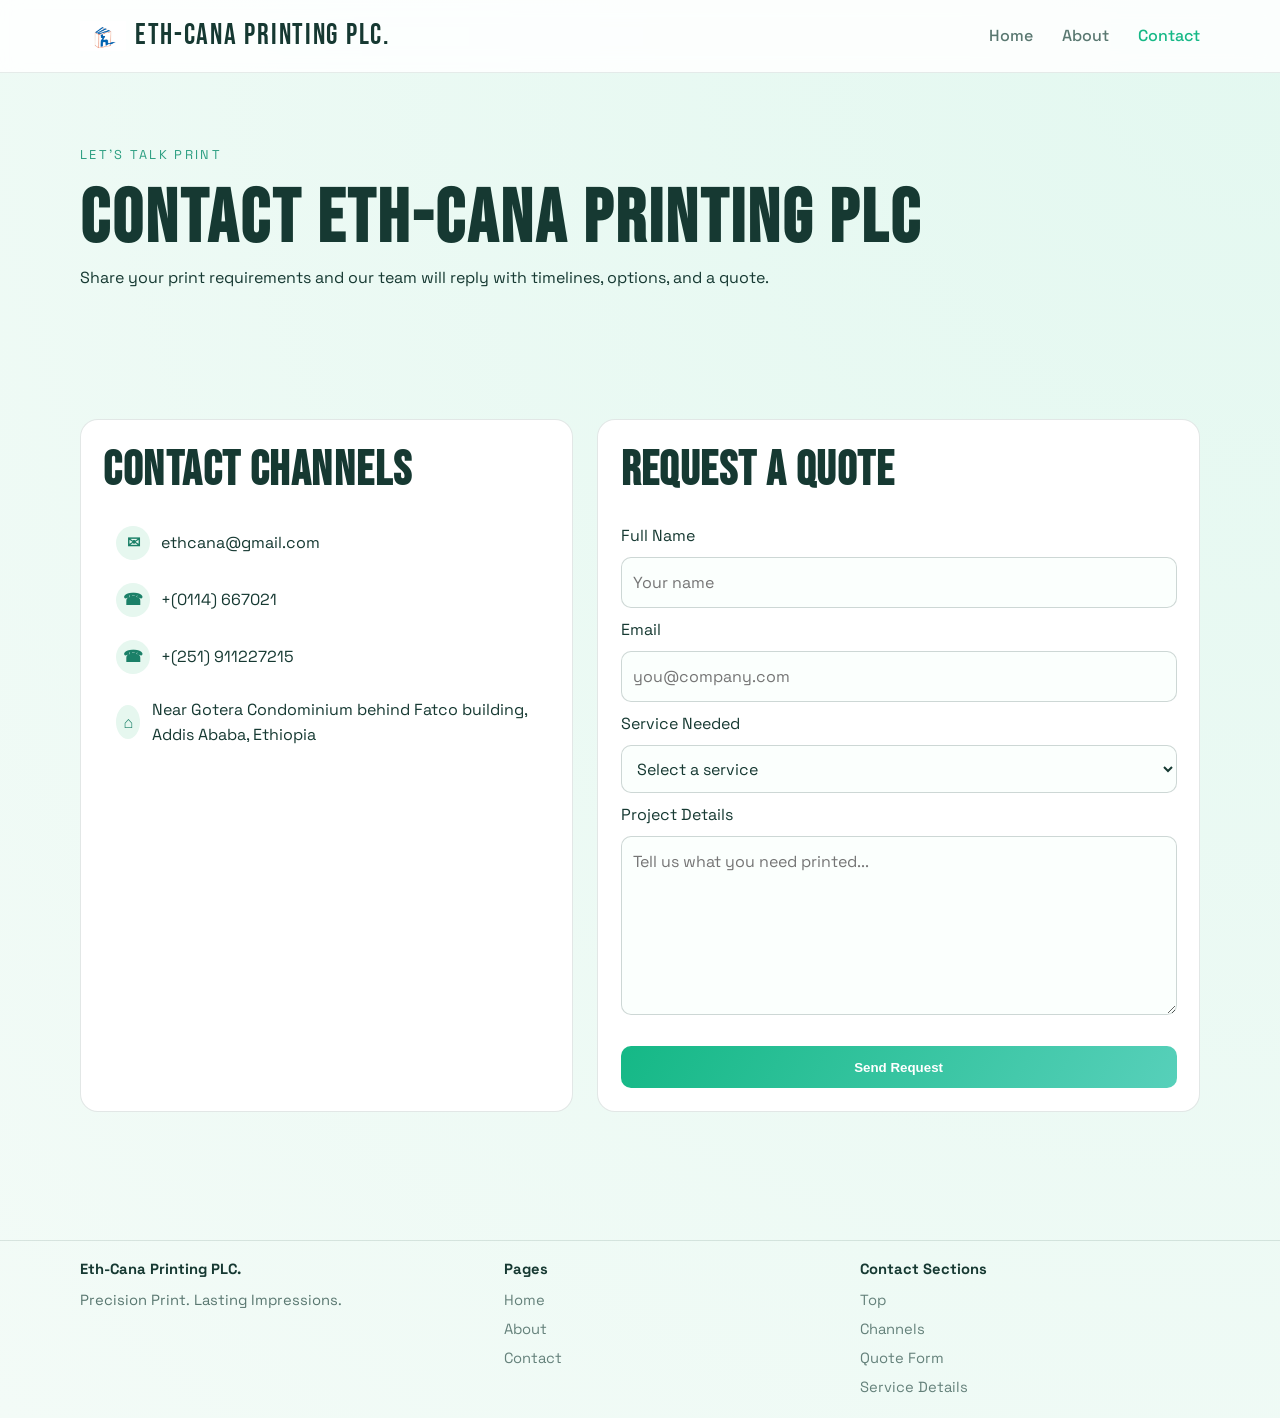
<file: contact.html>
<!doctype html>
<html lang="en">
  <head>
    <meta charset="UTF-8" />
    <meta name="viewport" content="width=device-width, initial-scale=1.0" />
    <title>Contact | Eth-Cana Printing PLC.</title>
    <link rel="icon" type="image/png" href="assets/logos/logoeth.png" />
    <link rel="preconnect" href="https://fonts.googleapis.com" />
    <link rel="preconnect" href="https://fonts.gstatic.com" crossorigin />
    <link
      href="https://fonts.googleapis.com/css2?family=Space+Grotesk:wght@400;500;700&family=Bebas+Neue&display=swap"
      rel="stylesheet"
    />
    <link rel="stylesheet" href="styles.css" />
  </head>
  <body>
    <header class="site-header">
      <nav class="nav container">
        <a class="logo" href="index.html">
          <img
            src="assets/logos/logoeth.png"
            alt="Eth-Cana logo"
            class="logo-mark"
            width="34"
            height="34"
          />
          <span>Eth-Cana Printing PLC.</span>
        </a>
        <button
          class="menu-toggle"
          aria-label="Toggle navigation"
          aria-expanded="false"
        >
          &#9776;
        </button>
        <ul class="nav-links">
          <li><a href="index.html">Home</a></li>
          <li><a href="about.html">About</a></li>
          <li><a href="contact.html" class="active">Contact</a></li>
        </ul>
      </nav>
    </header>

    <main>
      <section class="page-hero contact-hero" id="contact-top">
        <div class="container">
          <p class="eyebrow">LET'S TALK PRINT</p>
          <h1>Contact Eth-Cana Printing PLC</h1>
          <p>
            Share your print requirements and our team will reply with
            timelines, options, and a quote.
          </p>
        </div>
      </section>

      <section class="contact-section section" id="contact-details">
        <div class="container contact-grid">
          <aside class="contact-links" id="contact-links">
            <h2>Contact Channels</h2>
            <a href="mailto:ethcana@gmail.com" class="contact-link">
              <span class="icon" aria-hidden="true">&#9993;</span>
              <span>ethcana@gmail.com</span>
            </a>
            <a href="tel:+0114667021" class="contact-link">
              <span class="icon" aria-hidden="true">&#9742;</span>
              <span>+(0114) 667021</span>
            </a>
            <a href="tel:+251911227215" class="contact-link">
              <span class="icon" aria-hidden="true">&#9742;</span>
              <span>+(251) 911227215</span>
            </a>
            <a href="#" class="contact-link">
              <span class="icon" aria-hidden="true">&#8962;</span>
              <span
                >Near Gotera Condominium behind Fatco building, Addis Ababa,
                Ethiopia</span
              >
            </a>
          </aside>

          <form class="contact-form" action="#" method="post" id="quote-form">
            <h2>Request a Quote</h2>
            <label for="name">Full Name</label>
            <input
              id="name"
              name="name"
              type="text"
              placeholder="Your name"
              required
            />

            <label for="email">Email</label>
            <input
              id="email"
              name="email"
              type="email"
              placeholder="you@company.com"
              required
            />

            <label for="service">Service Needed</label>
            <select id="service" name="service" required>
              <option value="">Select a service</option>
              <option>BC Printing</option>
              <option>LH Printing</option>
              <option>Digital ID Printing</option>
              <option>Paper Sticker Printing</option>
              <option>Book Printing</option>
              <option>Magazine Printing</option>
              <option>Poster Printing</option>
              <option>Card Printing</option>
              <option>Flyer Printing</option>
              <option>Label Printing</option>
              <option>Voucher Printing</option>
              <option>Brochure Printing</option>
              <option>Calendar Printing</option>
              <option>Agenda Printing</option>
            </select>

            <label for="message">Project Details</label>
            <textarea
              id="message"
              name="message"
              rows="6"
              placeholder="Tell us what you need printed..."
              required
            ></textarea>

            <button type="submit" class="btn">Send Request</button>
          </form>
        </div>
      </section>
    </main>

    <footer class="site-footer">
      <div class="container footer-grid">
        <div class="footer-col">
          <p class="footer-title">Eth-Cana Printing PLC.</p>
          <p>Precision Print. Lasting Impressions.</p>
        </div>
        <div class="footer-col">
          <p class="footer-title">Pages</p>
          <div class="footer-links">
            <a href="index.html">Home</a>
            <a href="about.html">About</a>
            <a href="contact.html">Contact</a>
          </div>
        </div>
        <div class="footer-col">
          <p class="footer-title">Contact Sections</p>
          <div class="footer-links">
            <a href="#contact-top">Top</a>
            <a href="#contact-links">Channels</a>
            <a href="#quote-form">Quote Form</a>
            <a href="about.html#service-details">Service Details</a>
          </div>
        </div>
      </div>
    </footer>

    <script src="script.js"></script>
  </body>
</html>
</file>
<file: styles.css>
:root {
  --bg: #f3fbf7;
  --bg-alt: #e4f5ed;
  --paper: #ffffff;
  --accent: #15b886;
  --accent-alt: #57d0ba;
  --text: #163932;
  --muted: #597770;
  --white: #ffffff;
  --card: #ffffff;
  --shadow: 0 12px 28px rgba(22, 57, 50, 0.14);
  --radius: 18px;
}

* {
  box-sizing: border-box;
  margin: 0;
  padding: 0;
}

body {
  font-family: "Space Grotesk", sans-serif;
  background: radial-gradient(circle at top right, #e3f8f0, var(--bg));
  color: var(--text);
  line-height: 1.6;
}

a {
  color: inherit;
  text-decoration: none;
}

.container {
  width: min(1120px, 92vw);
  margin: 0 auto;
}

.section {
  padding: 5rem 0;
}

.eyebrow {
  font-size: 0.8rem;
  letter-spacing: 0.18em;
  text-transform: uppercase;
  color: #2d9f82;
  margin-bottom: 0.6rem;
}

h1,
h2,
h3 {
  line-height: 1.2;
}

h1 {
  font-family: "Bebas Neue", sans-serif;
  font-size: clamp(2.5rem, 6vw, 4.7rem);
  letter-spacing: 0.04em;
}

h2 {
  font-family: "Bebas Neue", sans-serif;
  font-size: clamp(2rem, 4vw, 3rem);
  letter-spacing: 0.03em;
}

.site-header {
  position: sticky;
  top: 0;
  z-index: 100;
  backdrop-filter: blur(10px);
  background: rgba(255, 255, 255, 0.86);
  border-bottom: 1px solid rgba(22, 57, 50, 0.1);
}

.nav {
  min-height: 72px;
  display: flex;
  align-items: center;
  justify-content: space-between;
}

.logo {
  display: inline-flex;
  align-items: center;
  gap: 0.55rem;
  font-family: "Bebas Neue", sans-serif;
  font-size: clamp(1.35rem, 2.6vw, 1.8rem);
  letter-spacing: 0.06em;
  white-space: nowrap;
}

.logo-mark {
  width: 46px;
  height: 46px;
  object-fit: contain;
  flex-shrink: 0;
}

.nav-links {
  display: flex;
  list-style: none;
  gap: 1.8rem;
}

.nav-links a {
  font-weight: 500;
  color: var(--muted);
  opacity: 1;
}

.nav-links a.active,
.nav-links a:hover {
  color: var(--accent);
}

.menu-toggle {
  display: none;
  background: transparent;
  border: none;
  color: var(--text);
  font-size: 1.5rem;
}

.hero,
.page-hero {
  padding: 4.5rem 0 3rem;
}

.hero-grid {
  display: grid;
  grid-template-columns: 1.1fr 0.9fr;
  align-items: center;
  gap: 2rem;
}

.hero-text p {
  color: var(--muted);
  margin-top: 1.2rem;
  max-width: 58ch;
}

.btn {
  display: inline-block;
  margin-top: 1.4rem;
  background: linear-gradient(120deg, var(--accent), var(--accent-alt));
  color: #ffffff;
  font-weight: 700;
  padding: 0.85rem 1.25rem;
  border-radius: 10px;
  border: none;
  cursor: pointer;
  transition: transform 0.25s ease, filter 0.25s ease;
}

.btn:hover {
  transform: translateY(-2px);
  filter: brightness(1.05);
}

.hero-art {
  position: relative;
  height: 360px;
}

.ink-card {
  position: absolute;
  border-radius: var(--radius);
  box-shadow: var(--shadow);
  background-size: cover;
  background-position: center;
}

.ink-a {
  width: 62%;
  height: 70%;
  right: 0;
  top: 0;
  background: linear-gradient(160deg, #ffbe7d, #ff9f88);
}

.ink-b {
  width: 58%;
  height: 58%;
  left: 0;
  bottom: 10%;
  background: linear-gradient(160deg, #4edfc0, #6db7ff);
}

.ink-c {
  width: 44%;
  height: 36%;
  right: 18%;
  bottom: 0;
  background: var(--paper);
  border: 1px solid rgba(22, 57, 50, 0.08);
}

.section-head {
  margin-bottom: 1.8rem;
}

.service-grid {
  display: grid;
  grid-template-columns: repeat(4, minmax(0, 1fr));
  gap: 1rem;
}

.service-card {
  position: relative;
  isolation: isolate;
  background: rgba(255, 255, 255, 0.98);
  color: var(--text);
  border-radius: var(--radius);
  padding: 1.15rem;
  border: 1px solid rgba(22, 57, 50, 0.12);
  box-shadow: var(--shadow);
  overflow: hidden;
  transition: transform 0.35s ease, box-shadow 0.35s ease, border-color 0.35s ease;
}

.service-card::before {
  content: "";
  position: absolute;
  inset: auto -30% -45% auto;
  width: 220px;
  height: 220px;
  border-radius: 50%;
  background: radial-gradient(circle, rgba(87, 208, 186, 0.34) 0%, rgba(87, 208, 186, 0) 68%);
  opacity: 0;
  transform: scale(0.7);
  transition: opacity 0.35s ease, transform 0.35s ease;
  z-index: 0;
}

.service-card::after {
  content: "";
  position: absolute;
  top: -140%;
  left: -55%;
  width: 45%;
  height: 300%;
  background: linear-gradient(120deg, rgba(255, 255, 255, 0) 0%, rgba(255, 255, 255, 0.72) 50%, rgba(255, 255, 255, 0) 100%);
  transform: translateX(-120%) rotate(14deg);
  transition: transform 0.7s ease;
  pointer-events: none;
  z-index: 2;
}

.service-card > * {
  position: relative;
  z-index: 1;
}

.service-image {
  width: calc(100% + 2.3rem);
  margin: -1.15rem -1.15rem 0.85rem -1.15rem;
  height: 146px;
  object-fit: cover;
  border-bottom: 1px solid rgba(16, 32, 40, 0.1);
  transition: transform 0.45s ease, filter 0.45s ease;
}

.service-card h3 {
  margin-bottom: 0.55rem;
  transition: color 0.3s ease, transform 0.3s ease;
}

.service-card p {
  color: var(--muted);
  transition: color 0.3s ease;
}

.service-card:hover {
  transform: translateY(-10px);
  border-color: rgba(21, 184, 134, 0.55);
  box-shadow: 0 20px 32px rgba(22, 57, 50, 0.2);
}

.service-card:hover::before {
  opacity: 1;
  transform: scale(1);
}

.service-card:hover::after {
  transform: translateX(330%) rotate(14deg);
}

.service-card:hover .service-image {
  transform: scale(1.08);
  filter: saturate(1.18) contrast(1.06);
}

.service-card:hover h3 {
  color: var(--accent);
  transform: translateX(4px);
}

.service-card:hover p {
  color: #2d5248;
}

.services-detail {
  padding-top: 1rem;
}

.service-detail-grid {
  display: grid;
  grid-template-columns: repeat(2, minmax(0, 1fr));
  gap: 1rem;
}

.service-detail-card {
  background: rgba(255, 255, 255, 0.98);
  border: 1px solid rgba(22, 57, 50, 0.12);
  border-radius: var(--radius);
  padding: 1.25rem;
  overflow: hidden;
}

.service-detail-image {
  width: calc(100% + 2.5rem);
  margin: -1.25rem -1.25rem 0.9rem -1.25rem;
  height: 175px;
  object-fit: cover;
  border-bottom: 1px solid rgba(255, 255, 255, 0.18);
}

.service-detail-card h3 {
  color: var(--accent);
  margin-bottom: 0.55rem;
}

.service-detail-card p + p {
  margin-top: 0.65rem;
  color: var(--muted);
}

.portfolio-section {
  padding-top: 0.5rem;
}

.portfolio-section .section-head p:last-child {
  max-width: 62ch;
  color: var(--muted);
  margin-top: 0.75rem;
}

.portfolio-grid {
  display: grid;
  grid-template-columns: repeat(3, minmax(0, 1fr));
  gap: 1rem;
}

.portfolio-card {
  background: rgba(255, 255, 255, 0.98);
  border: 1px solid rgba(22, 57, 50, 0.12);
  border-radius: 20px;
  overflow: hidden;
  box-shadow: var(--shadow);
  transition: transform 0.25s ease, box-shadow 0.25s ease, border-color 0.25s ease;
}

.portfolio-card:hover,
.portfolio-card:focus-within {
  transform: translateY(-6px);
  border-color: rgba(21, 184, 134, 0.48);
  box-shadow: 0 18px 32px rgba(22, 57, 50, 0.18);
}

.portfolio-card-featured {
  grid-column: span 2;
}

.portfolio-image {
  width: 100%;
  height: 260px;
  object-fit: cover;
  display: block;
}

.portfolio-card-featured .portfolio-image {
  height: 320px;
}

.portfolio-copy {
  padding: 1rem 1rem 1.1rem;
}

.portfolio-tag {
  display: inline-block;
  padding: 0.28rem 0.6rem;
  border-radius: 999px;
  background: #e6f7ef;
  color: #1b8068;
  font-size: 0.82rem;
  font-weight: 700;
  margin-bottom: 0.65rem;
}

.portfolio-copy h3 {
  margin-bottom: 0.45rem;
}

.portfolio-copy p {
  color: var(--muted);
}

.carousel {
  position: relative;
}

.carousel-track-wrapper {
  overflow: hidden;
  width: 100%;
}

.carousel-track {
  display: flex;
  gap: 1rem;
  transition: none;
  will-change: transform;
}

.client-card {
  min-width: 280px;
  background: rgba(255, 255, 255, 0.95);
  color: var(--text);
  border-radius: var(--radius);
  padding: 0.95rem 0.95rem 1rem;
  text-align: center;
  display: flex;
  flex-direction: column;
  align-items: center;
  justify-content: flex-start;
  gap: 0.55rem;
  box-shadow: var(--shadow);
}

.client-logo-shell {
  width: 100%;
  height: 118px;
  border-radius: 12px;
  overflow: hidden;
  display: grid;
  place-items: center;
  background: transparent;
  padding: 0.45rem 0.65rem;
}

.client-logo {
  width: 100%;
  height: 100%;
  object-fit: contain;
  transform: scale(1);
  filter: none;
  opacity: 1;
  transition: transform 0.25s ease;
}

.client-card:hover .client-logo {
  transform: scale(1.06);
}

.client-card.is-center .client-logo {
  transform: scale(1.06);
}

.logo-cip {
  transform: translateX(14%) scale(1);
  object-position: center center;
  transform-origin: center center;
}

.client-card:hover .logo-cip {
  transform: translateX(15%) scale(1.04);
}

.client-card.is-center .logo-cip {
  transform: translateX(15%) scale(1.04);
}

.logo-crda {
  transform: translateX(14%) scale(1);
  object-position: center center;
  transform-origin: center center;
}

.client-card:hover .logo-crda {
  transform: translateX(15%) scale(1.04);
}

.client-card.is-center .logo-crda {
  transform: translateX(15%) scale(1.04);
}

.logo-operation-smile {
  transform: translate(9%, 6%) scale(1.24);
  object-position: center center;
  transform-origin: center center;
}

.client-card:hover .logo-operation-smile {
  transform: translate(10%, 7%) scale(1.3);
}

.client-card.is-center .logo-operation-smile {
  transform: translate(10%, 7%) scale(1.3);
}

.client-name {
  font-size: 0.9rem;
  color: #2f444d;
  font-weight: 700;
}

.carousel-btn,
.t-btn {
  border: 1px solid rgba(22, 57, 50, 0.2);
  background: rgba(255, 255, 255, 0.95);
  color: var(--text);
  padding: 0.55rem 0.75rem;
  border-radius: 8px;
  cursor: pointer;
}

.carousel .carousel-btn {
  display: none;
}

.arrow-btn {
  width: 44px;
  height: 44px;
  border-radius: 50%;
  display: inline-grid;
  place-items: center;
  font-size: 1.2rem;
  font-weight: 700;
  padding: 0;
}

.testimonial-slider {
  background: rgba(255, 255, 255, 0.96);
  border: 1px solid rgba(22, 57, 50, 0.12);
  border-radius: var(--radius);
  padding: 1.6rem;
  box-shadow: var(--shadow);
  max-width: 860px;
  margin-inline: auto;
}

.testimonial-track {
  position: relative;
  min-height: 230px;
}

.testimonial {
  position: absolute;
  inset: 0;
  opacity: 0;
  transform: translateX(24px);
  transition: opacity 0.35s ease, transform 0.35s ease;
  pointer-events: none;
}

.testimonial.active {
  opacity: 1;
  transform: translateX(0);
  pointer-events: auto;
}

.testimonial p {
  max-width: 65ch;
  font-size: 1.06rem;
  margin-bottom: 1rem;
}

.testimonial h3 {
  color: var(--accent);
}

.testimonial-controls {
  margin-top: 1rem;
  display: flex;
  align-items: center;
  justify-content: space-between;
  gap: 1rem;
}

.dots {
  display: flex;
  gap: 0.45rem;
}

.dot {
  width: 12px;
  height: 12px;
  border-radius: 50%;
  border: none;
  background: rgba(22, 57, 50, 0.25);
  cursor: pointer;
}

.dot.active {
  background: var(--accent);
}

.timeline {
  position: relative;
  margin-top: 2rem;
  padding-left: 1.2rem;
}

.timeline-layout {
  display: grid;
  grid-template-columns: minmax(0, 1.2fr) minmax(280px, 0.8fr);
  gap: 1.75rem;
  align-items: start;
}

.timeline-gallery {
  margin-top: 2rem;
  padding: 0.6rem 0 0;
  border-radius: 0;
  border: none;
  background: transparent;
  box-shadow: none;
}

.timeline-gallery-copy {
  padding: 0 0.25rem 0.25rem;
}

.timeline-gallery-copy h3 {
  margin-bottom: 0.45rem;
}

.timeline-gallery-copy p:last-child {
  max-width: 34ch;
}

.timeline-gallery-grid {
  display: grid;
  grid-template-columns: repeat(2, minmax(0, 1fr));
  gap: 0.9rem;
  margin-top: 1rem;
  align-items: start;
}

.timeline-photo {
  overflow: hidden;
  border-radius: 16px;
  border: 1px solid rgba(22, 57, 50, 0.12);
  background: rgba(255, 255, 255, 0.98);
  box-shadow: 0 10px 24px rgba(22, 57, 50, 0.14);
}

.timeline-photo-large {
  grid-column: 1 / -1;
}

.timeline-photo img {
  width: 100%;
  aspect-ratio: 4 / 3;
  object-fit: cover;
  display: block;
}

.timeline-photo-large img {
  aspect-ratio: 16 / 10;
}

.timeline-photo figcaption {
  padding: 0.7rem 0.85rem 0.8rem;
  color: var(--muted);
  font-size: 0.92rem;
  line-height: 1.45;
}

.timeline::before {
  content: "";
  position: absolute;
  left: 0;
  top: 0;
  bottom: 0;
  width: 3px;
  background: linear-gradient(var(--accent), var(--accent-alt));
}

.timeline-item {
  position: relative;
  margin-bottom: 1.8rem;
  padding: 1.1rem 1rem 1.1rem 1.4rem;
  background: rgba(255, 255, 255, 0.97);
  border-radius: 12px;
  border: 1px solid rgba(22, 57, 50, 0.12);
  transition: transform 0.25s ease, background 0.25s ease, border-color 0.25s ease, box-shadow 0.25s ease;
}

.timeline-item::before {
  content: "";
  position: absolute;
  left: -1.63rem;
  top: 1.35rem;
  width: 12px;
  height: 12px;
  border-radius: 50%;
  background: var(--accent);
  box-shadow: 0 0 0 4px rgba(242, 169, 0, 0.2);
  transition: transform 0.25s ease, box-shadow 0.25s ease, background 0.25s ease;
}

.timeline-item:hover,
.timeline-item:focus-within {
  transform: translateX(8px);
  background: #f4fffa;
  border-color: rgba(21, 184, 134, 0.62);
  box-shadow: 0 12px 28px rgba(22, 57, 50, 0.16);
}

.timeline-item:hover::before,
.timeline-item:focus-within::before {
  transform: scale(1.25);
  background: #ffca58;
  box-shadow: 0 0 0 6px rgba(242, 169, 0, 0.28), 0 0 18px rgba(255, 202, 88, 0.45);
}

.time {
  display: inline-block;
  font-weight: 700;
  color: #2c9d81;
  margin-bottom: 0.25rem;
  transition: letter-spacing 0.25s ease, color 0.25s ease;
}

.timeline-item:hover .time,
.timeline-item:focus-within .time {
  letter-spacing: 0.04em;
  color: #1e8269;
}

.contact-grid {
  display: grid;
  grid-template-columns: 0.9fr 1.1fr;
  gap: 1.5rem;
}

.contact-links,
.contact-form {
  background: rgba(255, 255, 255, 0.98);
  border: 1px solid rgba(22, 57, 50, 0.12);
  border-radius: var(--radius);
  padding: 1.4rem;
}

.contact-links h2,
.contact-form h2 {
  margin-bottom: 0.9rem;
}

.contact-link {
  display: flex;
  align-items: center;
  gap: 0.7rem;
  padding: 0.72rem 0.8rem;
  border-radius: 10px;
  transition: background 0.25s ease;
}

.contact-link:hover {
  background: #f1fbf6;
}

.icon {
  width: 34px;
  height: 34px;
  border-radius: 50%;
  display: inline-grid;
  place-items: center;
  background: #e6f7ef;
  color: #1b8068;
  font-weight: 700;
}

.contact-form {
  display: flex;
  flex-direction: column;
  gap: 0.55rem;
}

.contact-form input,
.contact-form textarea,
.contact-form select {
  width: 100%;
  border: 1px solid rgba(22, 57, 50, 0.2);
  background: #fbfffd;
  color: var(--text);
  border-radius: 10px;
  padding: 0.72rem;
  font: inherit;
}

.contact-form option {
  color: var(--text);
}

.site-footer {
  margin-top: 3rem;
  padding: 1.1rem 0;
  border-top: 1px solid rgba(22, 57, 50, 0.12);
}

.footer-grid {
  display: grid;
  grid-template-columns: 1.2fr 1fr 1fr;
  gap: 1rem;
  color: var(--muted);
  font-size: 0.92rem;
}

.footer-col {
  display: flex;
  flex-direction: column;
  gap: 0.45rem;
}

.footer-title {
  color: var(--text);
  font-weight: 700;
}

.footer-links {
  display: flex;
  flex-direction: column;
  gap: 0.35rem;
}

.footer-links a {
  color: var(--muted);
  opacity: 0.92;
}

.footer-links a:hover {
  color: var(--accent);
  opacity: 1;
}

@media (prefers-reduced-motion: reduce) {
  .service-card,
  .service-card::before,
  .service-card::after,
  .service-card h3,
  .service-card p,
  .service-image {
    transition: none;
  }
}

@media (max-width: 900px) {
  .hero-grid,
  .contact-grid {
    grid-template-columns: 1fr;
  }

  .timeline-layout {
    grid-template-columns: 1fr;
  }

  .timeline-gallery {
    margin-top: 0.5rem;
  }

  .portfolio-grid {
    grid-template-columns: repeat(2, minmax(0, 1fr));
  }

  .portfolio-card-featured {
    grid-column: span 2;
  }

  .service-grid,
  .service-detail-grid {
    grid-template-columns: repeat(2, minmax(0, 1fr));
  }

  .hero-art {
    height: 290px;
  }

  .carousel {
    grid-template-columns: 1fr;
  }

  .carousel-btn {
    justify-self: start;
  }
}

@media (max-width: 700px) {
  .logo {
    font-size: 1.35rem;
    letter-spacing: 0.04em;
  }

  .logo-mark {
    width: 34px;
    height: 34px;
  }

  .menu-toggle {
    display: block;
  }

  .nav-links {
    position: absolute;
    right: 4vw;
    top: 72px;
    width: min(220px, 80vw);
    background: #ffffff;
    border: 1px solid rgba(22, 57, 50, 0.12);
    border-radius: 10px;
    padding: 0.85rem;
    display: none;
    flex-direction: column;
    gap: 0.85rem;
  }

  .nav-links.open {
    display: flex;
  }

  .testimonial-controls {
    flex-wrap: wrap;
  }

  .service-grid,
  .service-detail-grid,
  .portfolio-grid {
    grid-template-columns: 1fr;
  }

  .timeline-gallery-grid {
    grid-template-columns: 1fr;
  }

  .portfolio-card-featured {
    grid-column: auto;
  }

  .timeline-photo,
  .timeline-photo-large,
  .portfolio-image,
  .portfolio-card-featured .portfolio-image {
    min-height: 220px;
  }

  .timeline-photo img,
  .timeline-photo-large img {
    aspect-ratio: 4 / 3;
  }

  .footer-grid {
    grid-template-columns: 1fr;
  }
}
</file>
